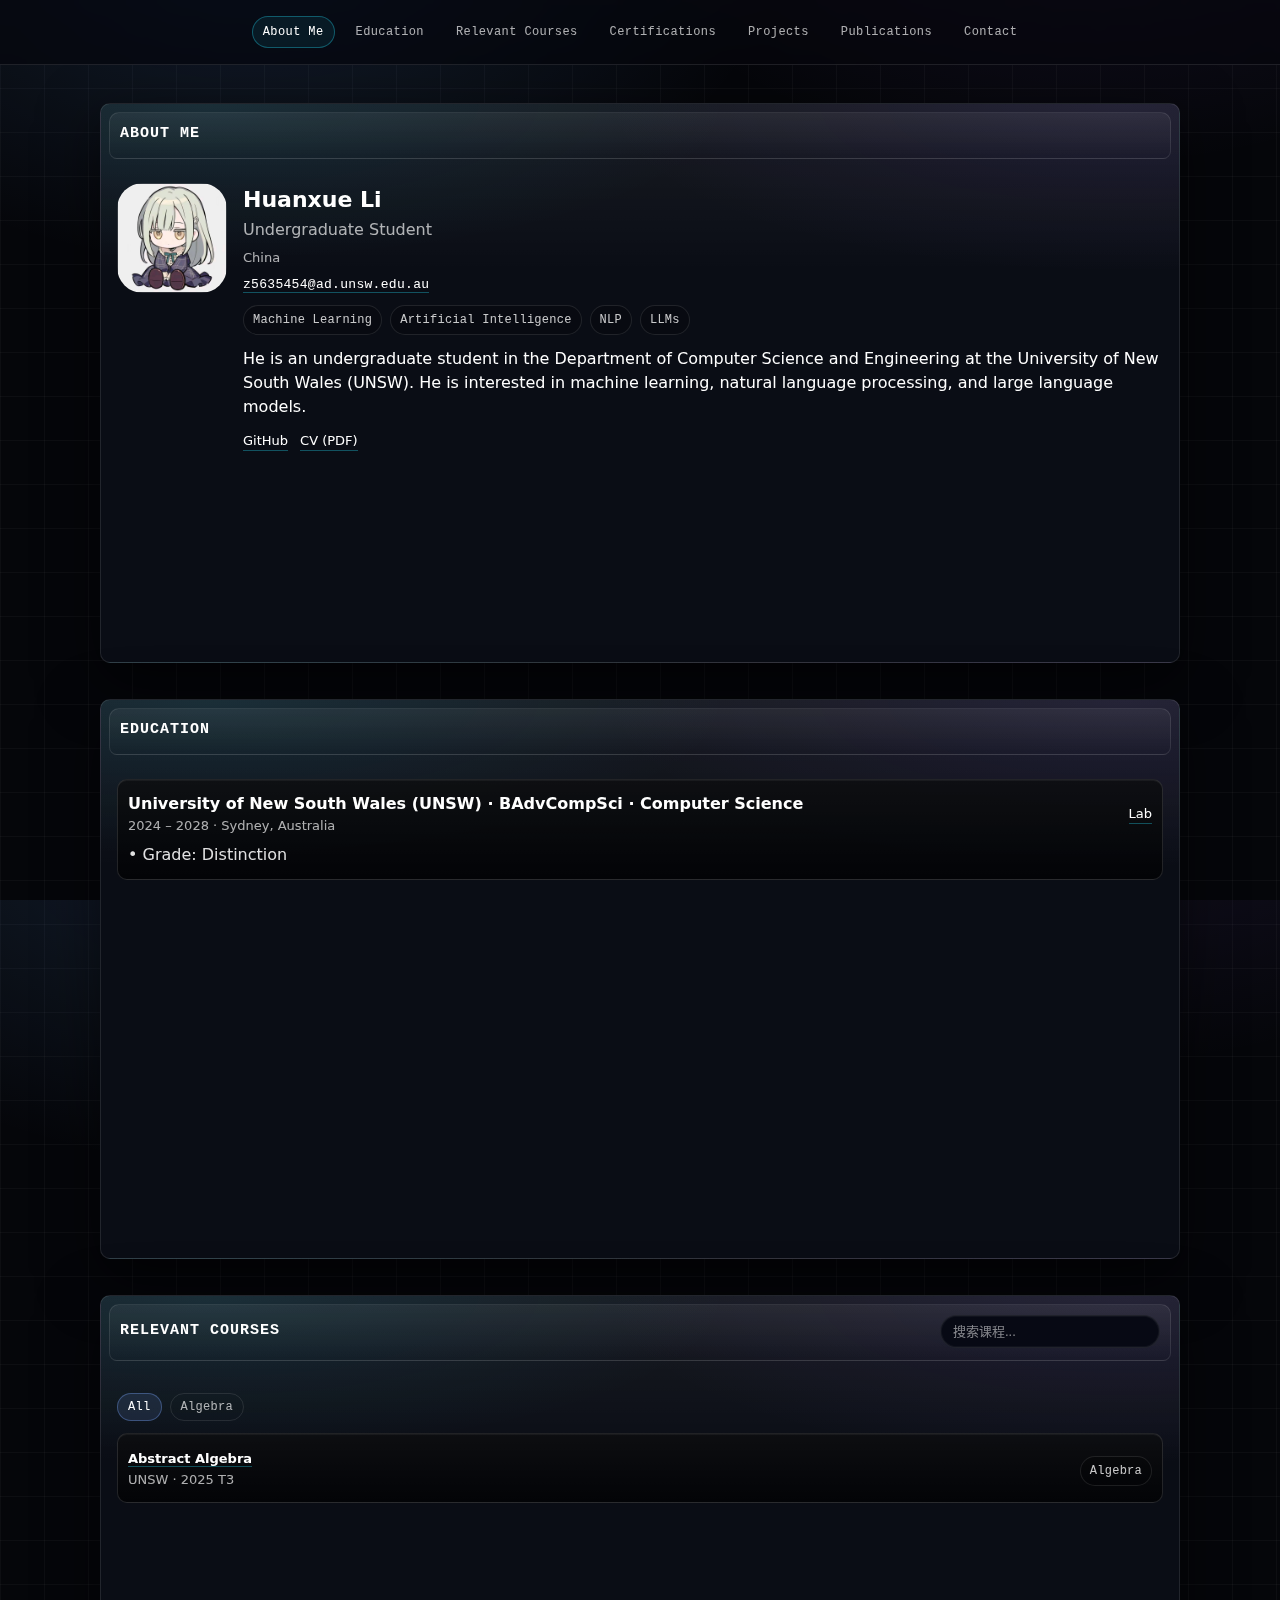
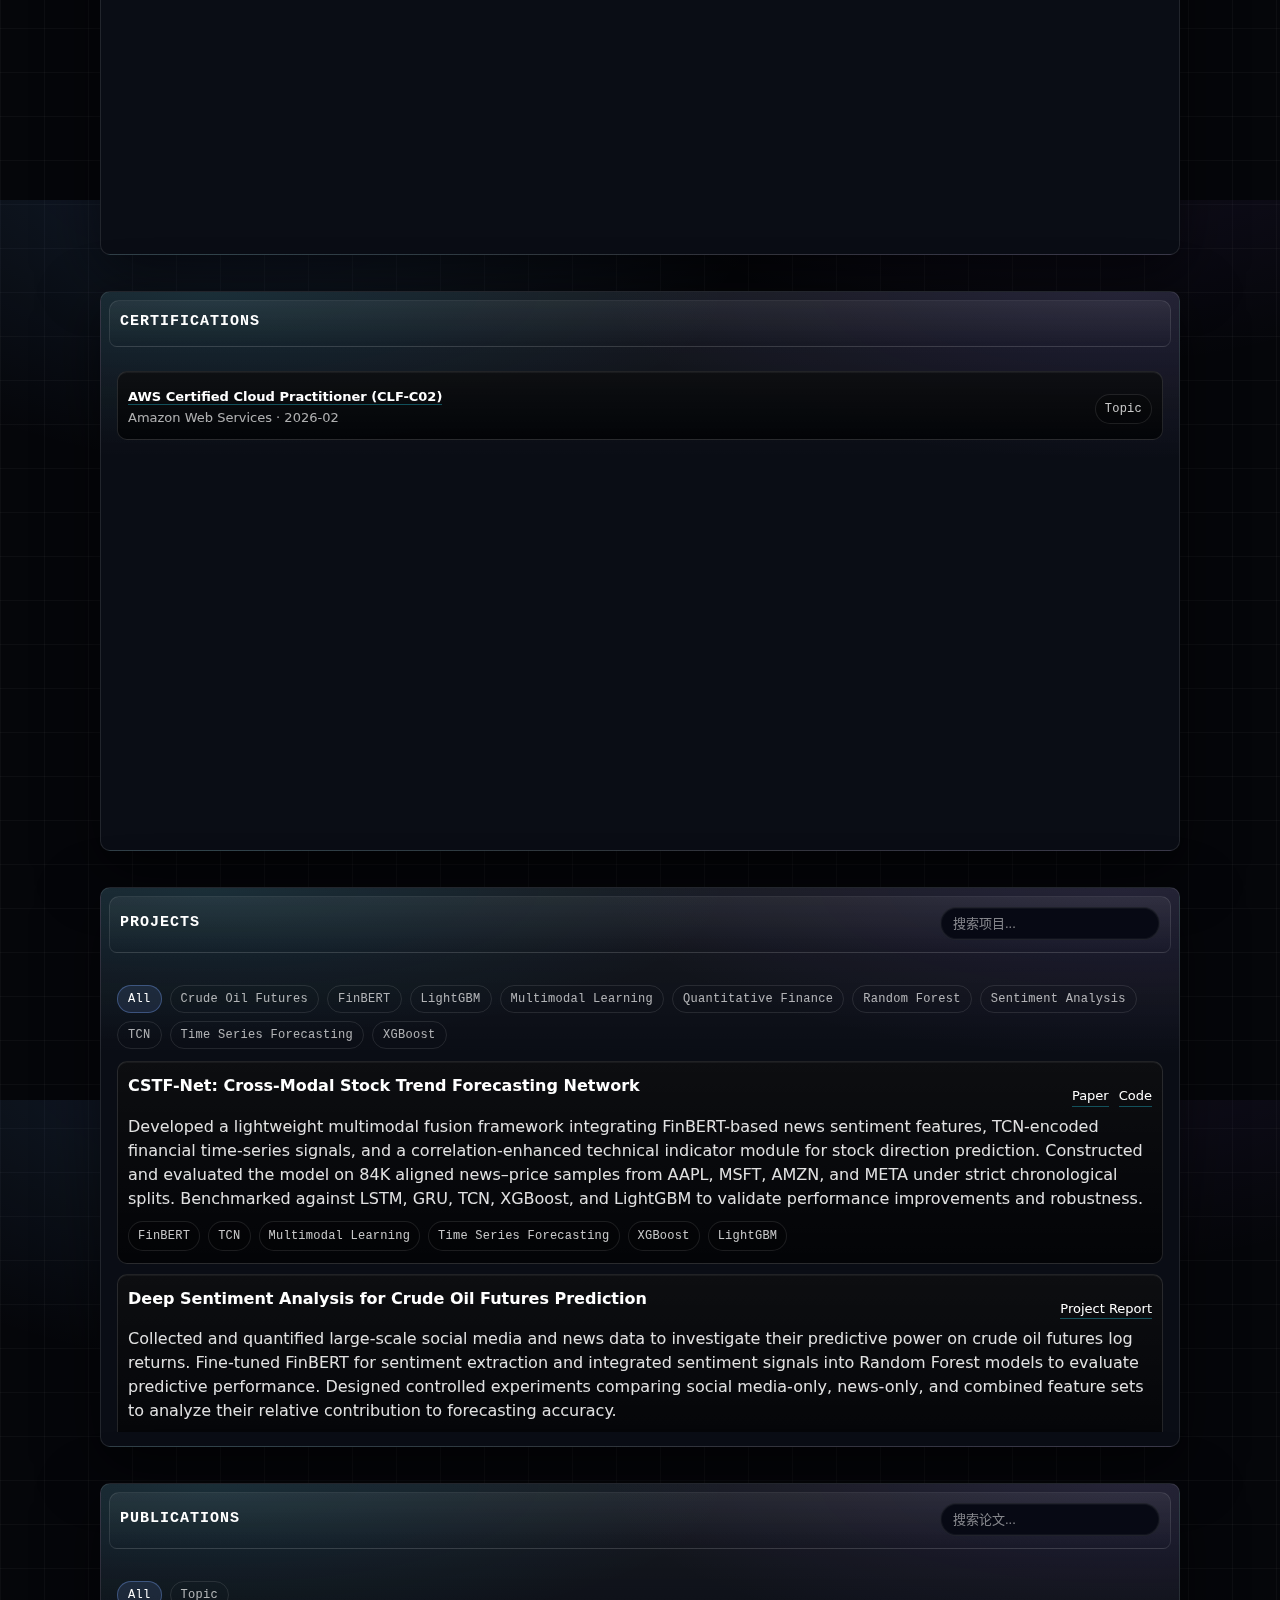
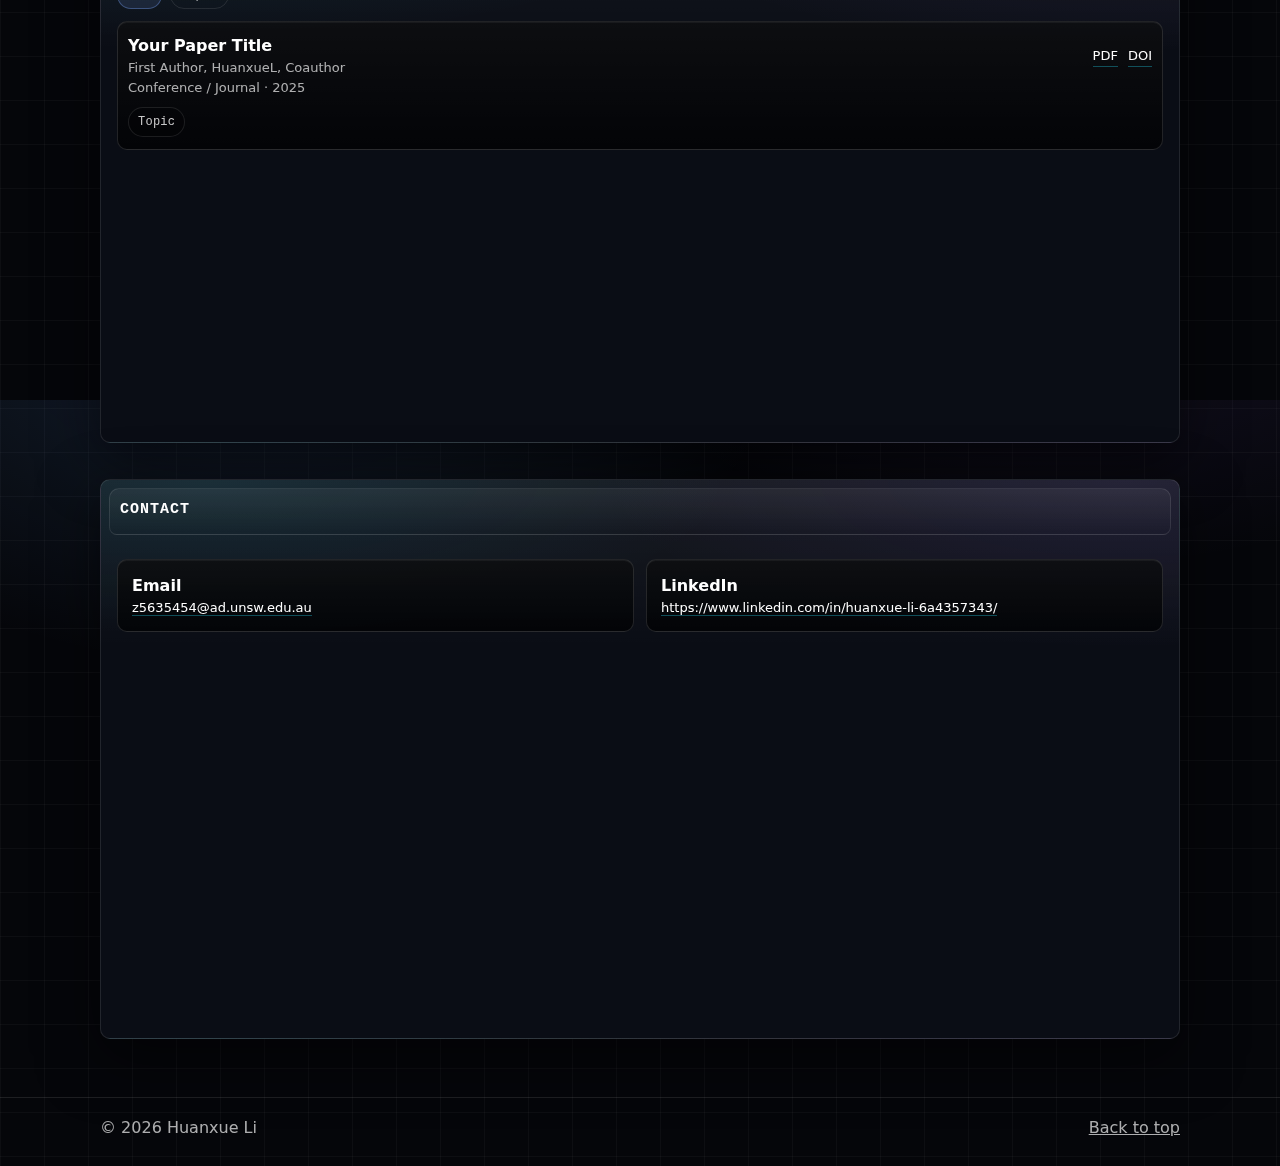
<file: index.html>
<!doctype html>
<html lang="zh-CN">
  <head>
    <meta charset="utf-8" />
    <meta name="viewport" content="width=device-width, initial-scale=1" />
    <title>HuanxueL</title>
    <meta name="description" content="HuanxueL 的个人主页：Education、Projects、Publications、Contact。" />
    <link rel="stylesheet" href="./assets/styles.css" />
  </head>
  <body>
    <a class="skip-link" href="#main">跳到主要内容</a>
    <header class="site-header">
      <div class="container header-bottom">
        <nav class="site-nav" aria-label="主导航">
          <a href="#about">About Me</a>
          <a href="#education">Education</a>
          <a href="#courses">Relevant Courses</a>
          <a href="#certifications">Certifications</a>
          <a href="#projects">Projects</a>
          <a href="#publications">Publications</a>
          <a href="#contact">Contact</a>
        </nav>
      </div>
    </header>

    <main id="main" class="site-main">
      <section id="about" class="section">
        <div class="container">
          <div class="card card-module" data-module="about">
            <div class="module-head">
              <h2>About Me</h2>
            </div>
            <div class="module-body">
              <div class="about-grid">
                <div class="about-avatar" id="avatarSlot" aria-hidden="true"></div>
                <div>
                  <div class="about-name" id="nameSlot">—</div>
                  <div class="about-headline" id="headlineSlot">—</div>
                  <div class="about-location" id="locationSlot">—</div>
                  <div class="about-email" id="emailSlot"></div>
                  <div class="about-tags" id="tagsSlot"></div>
                  <div class="about-summary" id="summarySlot"></div>
                  <div class="about-links" id="quickLinksSlot"></div>
                </div>
              </div>
            </div>
          </div>
        </div>
      </section>

      <section id="education" class="section">
        <div class="container">
          <div class="card card-module" data-module="education">
            <div class="module-head">
              <h2>Education</h2>
            </div>
            <div class="module-body">
              <div class="list list-rows" id="educationList"></div>
            </div>
          </div>
        </div>
      </section>

      <section id="courses" class="section">
        <div class="container">
          <div class="card card-module" data-module="courses">
            <div class="module-head">
              <h2>Relevant Courses</h2>
              <div class="module-tools">
                <input class="input input-sm" id="coursesSearch" type="search" placeholder="搜索课程..." />
              </div>
            </div>
            <div class="module-body">
              <div class="chips" id="coursesChips"></div>
              <div class="list list-rows" id="coursesList"></div>
            </div>
          </div>
        </div>
      </section>

      <section id="certifications" class="section">
        <div class="container">
          <div class="card card-module" data-module="certifications">
            <div class="module-head">
              <h2>Certifications</h2>
            </div>
            <div class="module-body">
              <div class="list list-rows" id="certsList"></div>
            </div>
          </div>
        </div>
      </section>

      <section id="projects" class="section">
        <div class="container">
          <div class="card card-module" data-module="projects">
            <div class="module-head">
              <h2>Projects</h2>
              <div class="module-tools">
                <input class="input input-sm" id="projectsSearch" type="search" placeholder="搜索项目..." />
              </div>
            </div>
            <div class="module-body">
              <div class="chips" id="projectsChips"></div>
              <div class="list list-rows" id="projectsGrid"></div>
            </div>
          </div>
        </div>
      </section>

      <section id="publications" class="section">
        <div class="container">
          <div class="card card-module" data-module="publications">
            <div class="module-head">
              <h2>Publications</h2>
              <div class="module-tools">
                <input class="input input-sm" id="pubsSearch" type="search" placeholder="搜索论文..." />
              </div>
            </div>
            <div class="module-body">
              <div class="chips" id="pubsChips"></div>
              <div class="list list-rows" id="pubsList"></div>
            </div>
          </div>
        </div>
      </section>

      <section id="contact" class="section">
        <div class="container">
          <div class="card card-module" data-module="contact">
            <div class="module-head">
              <h2>Contact</h2>
            </div>
            <div class="module-body">
              <div class="contact-grid" id="contactGrid"></div>
            </div>
          </div>
        </div>
      </section>
    </main>

    <footer class="site-footer">
      <div class="container footer-row">
        <div class="muted" id="footerLeft">© <span id="yearSlot"></span> HuanxueL</div>
        <a class="muted" href="#about">Back to top</a>
      </div>
    </footer>

    <script type="module" src="./assets/main.js"></script>
  </body>
</html>
</file>
<file: assets/styles.css>
:root{
  --bg:#05060a;
  --panel:#0a0d15;
  --panel-2:#070914;
  --text:#ffffff;
  --muted:rgba(255,255,255,.68);
  --border:rgba(255,255,255,.10);
  --shadow:0 18px 60px rgba(0,0,0,.55);
  --accent:#64a7ff;
  --accent-2:#9b6bff;
  --danger:#ff2d55;
  --radius:12px;
  --radius-sm:10px;
  --max:1080px;
  --module-h:560px;
  --glow:linear-gradient(90deg, #ff2d55, #8b5cf6, #22d3ee, #ff2d55);
  --mono:ui-monospace,SFMono-Regular,Menlo,Monaco,Consolas,"Liberation Mono","Courier New",monospace;
  --sans:ui-sans-serif,system-ui,-apple-system,"Segoe UI",Roboto,Helvetica,Arial,"Apple Color Emoji","Segoe UI Emoji";
}

html[data-theme="light"]{
  --bg:#ffffff;
  --panel:#f7f8ff;
  --panel-2:#ffffff;
  --text:#0b1020;
  --muted:#4b556a;
  --border:rgba(20,32,70,.14);
  --shadow:0 10px 30px rgba(12,18,40,.12);
  --accent:#2f66ff;
  --accent-2:#0ea5e9;
  --danger:#e11d48;
}

*{box-sizing:border-box}
html,body{height:100%}
body{
  margin:0;
  font-family:var(--sans);
  background:
    radial-gradient(900px 600px at 20% -10%, rgba(100,167,255,.16), transparent 60%),
    radial-gradient(900px 600px at 85% -20%, rgba(155,107,255,.12), transparent 58%),
    linear-gradient(rgba(255,255,255,.03) 1px, transparent 1px),
    linear-gradient(90deg, rgba(255,255,255,.03) 1px, transparent 1px),
    var(--bg);
  background-size:auto, auto, 44px 44px, 44px 44px, auto;
  background-position:0 0, 0 0, 0 0, 0 0, 0 0;
  color:var(--text);
  line-height:1.5;
}
a{color:inherit}

.container{
  width:min(var(--max), calc(100% - 32px));
  margin:0 auto;
}

.skip-link{
  position:absolute;
  left:-999px;
  top:8px;
  padding:10px 14px;
  background:var(--panel-2);
  border:1px solid var(--border);
  border-radius:12px;
  z-index:1000;
}
.skip-link:focus{left:12px}

.site-header{
  position:sticky;
  top:0;
  z-index:50;
  backdrop-filter:saturate(180%) blur(10px);
  background:rgba(5,6,10,.72);
  border-bottom:1px solid var(--border);
}
html[data-theme="light"] .site-header{background:rgba(255,255,255,.70)}

.header-top{
  display:flex;
  gap:16px;
  align-items:center;
  justify-content:space-between;
  padding:12px 0 10px;
}
.header-bottom{padding:12px 0}
.brand{min-width:190px}
.brand-title{
  font-weight:820;
  letter-spacing:.6px;
  text-transform:uppercase;
  font-family:var(--mono);
}
.brand-email{
  display:block;
  margin-top:4px;
  color:var(--muted);
  font-size:12px;
  text-decoration:none;
  width:fit-content;
  border-bottom:1px solid rgba(255,255,255,.14);
}
.brand-email:hover{border-bottom-color:rgba(34,211,238,.55); color:rgba(255,255,255,.85)}

.header-fields{
  display:flex;
  align-items:flex-end;
  gap:12px;
  flex-wrap:wrap;
  justify-content:flex-end;
}
.field{display:flex; flex-direction:column; gap:6px; min-width:220px}
.field-label{font-family:var(--mono); font-size:11px; color:var(--muted); letter-spacing:.6px; text-transform:uppercase}

.site-nav{
  display:flex;
  flex-wrap:wrap;
  gap:10px;
  justify-content:center;
  padding:4px 0;
}
.site-nav a{
  text-decoration:none;
  padding:6px 10px;
  border-radius:999px;
  border:1px solid transparent;
  color:var(--muted);
  font-size:12px;
  font-family:var(--mono);
  letter-spacing:.4px;
}
.site-nav a:hover{border-color:var(--border); color:var(--text)}
.site-nav a[data-active="true"]{
  color:var(--text);
  border-color:rgba(34,211,238,.35);
  background:rgba(34,211,238,.08);
}

.btn{
  appearance:none;
  border:1px solid var(--border);
  background:var(--panel-2);
  color:var(--text);
  border-radius:999px;
  padding:8px 12px;
  font-size:13px;
  cursor:pointer;
}
.btn:hover{border-color:rgba(122,167,255,.35)}
.btn:active{transform:translateY(1px)}
.btn-ghost{background:transparent}
.btn-sm{padding:7px 10px; font-size:12px}

.input{
  width:220px;
  padding:9px 12px;
  border-radius:999px;
  border:1px solid var(--border);
  background:var(--panel-2);
  color:var(--text);
  outline:none;
  box-shadow:inset 0 0 0 1px rgba(255,255,255,.04);
}
.input-sm{width:220px; padding:8px 12px; font-size:13px}
.input::placeholder{color:color-mix(in srgb, var(--muted) 75%, transparent)}
.input:focus{
  border-color:rgba(34,211,238,.38);
  box-shadow:
    0 0 0 3px rgba(34,211,238,.10),
    0 0 26px rgba(155,107,255,.14),
    inset 0 0 0 1px rgba(255,255,255,.06);
}

.site-main{padding:20px 0 40px}
.section{padding:18px 0}

.card{
  background:linear-gradient(180deg, rgba(255,255,255,.04), transparent 35%), var(--panel);
  border:1px solid var(--border);
  border-radius:var(--radius);
  box-shadow:var(--shadow);
  padding:16px;
}

.card-module{
  position:relative;
  z-index:0;
  height:var(--module-h);
  display:flex;
  flex-direction:column;
  padding:14px;
  border-radius:10px;
  background:
    linear-gradient(180deg, rgba(255,255,255,.06), transparent 30%),
    radial-gradient(800px 240px at 10% 0%, rgba(34,211,238,.10), transparent 65%),
    radial-gradient(800px 260px at 95% 0%, rgba(155,107,255,.09), transparent 65%),
    var(--panel);
}
.card-module::before{
  content:"";
  position:absolute;
  inset:-2px;
  border-radius:12px;
  background:var(--glow);
  background-size:300% 300%;
  filter:blur(10px);
  opacity:0;
  transition:opacity .18s ease;
  z-index:-1;
  animation:rgbGlow 6.5s linear infinite;
}
.card-module::after{
  content:"";
  position:absolute;
  inset:0;
  border-radius:10px;
  padding:1px;
  background:var(--glow);
  background-size:300% 300%;
  opacity:0;
  transition:opacity .18s ease;
  pointer-events:none;
  -webkit-mask:linear-gradient(#000 0 0) content-box, linear-gradient(#000 0 0);
  -webkit-mask-composite:xor;
  mask-composite:exclude;
  animation:rgbGlow 6.5s linear infinite;
}
.card-module:hover::before,
.card-module:hover::after,
.card-module.is-active::before,
.card-module.is-active::after,
.card-module:focus-within::before,
.card-module:focus-within::after{
  opacity:1;
}

.module-head{
  display:flex;
  align-items:center;
  justify-content:space-between;
  gap:12px;
  position:relative;
  z-index:0;
  padding:10px 10px 12px;
  margin:-6px -6px 12px;
  border-radius:10px 10px 8px 8px;
  border:1px solid rgba(255,255,255,.10);
  background:linear-gradient(180deg, rgba(255,255,255,.06), rgba(255,255,255,0));
}
.module-head::before{
  content:"";
  position:absolute;
  inset:-3px;
  border-radius:inherit;
  background:var(--glow);
  background-size:300% 300%;
  filter:blur(12px);
  opacity:0;
  transition:opacity .18s ease;
  z-index:-1;
  animation:rgbGlow 6.5s linear infinite;
}
.module-head::after{
  content:"";
  position:absolute;
  left:0;
  right:0;
  bottom:-1px;
  height:1px;
  background:var(--glow);
  background-size:300% 300%;
  opacity:0;
  transition:opacity .18s ease;
  animation:rgbGlow 6.5s linear infinite;
}
.card-module:hover .module-head::before,
.card-module:hover .module-head::after,
.card-module.is-active .module-head::before,
.card-module.is-active .module-head::after,
.card-module:focus-within .module-head::before,
.card-module:focus-within .module-head::after{
  opacity:1;
}
.module-head h2{
  margin:0;
  font-size:15px;
  font-family:var(--mono);
  text-transform:uppercase;
  letter-spacing:1px;
}
.module-tools{display:flex; gap:10px; align-items:center; flex-wrap:wrap; justify-content:flex-end}
.module-body{
  padding:12px 2px 2px;
  overflow:auto;
  flex:1;
  scrollbar-width:thin;
  scrollbar-color:rgba(255,255,255,.22) transparent;
}
.module-body::-webkit-scrollbar{height:10px; width:10px}
.module-body::-webkit-scrollbar-thumb{background:rgba(255,255,255,.18); border-radius:999px; border:2px solid transparent; background-clip:content-box}
.module-body::-webkit-scrollbar-track{background:transparent}

.muted{color:var(--muted)}
.list{display:flex; flex-direction:column; gap:10px}
.list-rows{gap:0}
.row-item{
  padding:12px 10px;
  border:1px solid rgba(255,255,255,.12);
  border-radius:10px;
  background:linear-gradient(180deg, rgba(255,255,255,.04), rgba(255,255,255,0)), rgba(2,3,6,.88);
  box-shadow:inset 0 1px 0 rgba(255,255,255,.05);
}
.list-rows .row-item + .row-item{margin-top:10px}

.row{
  display:flex;
  gap:12px;
  align-items:flex-start;
  justify-content:space-between;
  flex-wrap:wrap;
}
.item-title{font-weight:650}
.item-meta{color:var(--muted); font-size:13px}
.item-desc{margin-top:8px; color:color-mix(in srgb, var(--text) 88%, transparent)}

.chips{
  display:flex;
  flex-wrap:wrap;
  gap:8px;
  margin:8px 0 12px;
}
.chip{
  font-size:12px;
  padding:6px 10px;
  border-radius:999px;
  border:1px solid var(--border);
  background:transparent;
  color:var(--muted);
  cursor:pointer;
  user-select:none;
  font-family:var(--mono);
  letter-spacing:.3px;
}
.chip[data-active="true"]{
  background:rgba(122,167,255,.12);
  border-color:rgba(122,167,255,.35);
  color:var(--text);
}

.grid{
  display:grid;
  grid-template-columns:repeat(12, 1fr);
  gap:12px;
}
@media (max-width: 820px){
  .input{width:100%}
  .brand{min-width:auto}
  .field{min-width: min(100%, 420px)}
}

.project-title{font-weight:700; margin:0}
.project-sub{color:var(--muted); font-size:13px; margin-top:4px}
.project-tags{display:flex; flex-wrap:wrap; gap:8px; margin-top:10px}
.tag{
  font-size:12px;
  padding:5px 9px;
  border-radius:999px;
  border:1px solid var(--border);
  color:rgba(255,255,255,.78);
  font-family:var(--mono);
  letter-spacing:.25px;
  background:rgba(0,0,0,.18);
}
.project-links{display:flex; flex-wrap:wrap; gap:10px; margin-top:12px}
.link{
  text-decoration:none;
  font-size:13px;
  color:var(--text);
  border-bottom:1px solid rgba(34,211,238,.35);
}
.link:hover{border-bottom-color:rgba(255,45,85,.85)}

.about-grid{
  display:grid;
  grid-template-columns:110px 1fr;
  gap:16px;
  align-items:flex-start;
}
@media (max-width: 620px){
  .about-grid{grid-template-columns:1fr}
}
.about-avatar{
  width:110px;
  height:110px;
  border-radius:26px;
  background:linear-gradient(135deg, rgba(255,45,85,.22), rgba(34,211,238,.18));
  border:1px solid rgba(255,255,255,.14);
  background-size:cover;
  background-position:center;
  background-repeat:no-repeat;
}
.about-name{font-size:22px; font-weight:780}
.about-headline{color:var(--muted); margin-top:2px}
.about-location{color:var(--muted); margin-top:6px; font-size:13px}
.about-email{margin-top:8px; font-family:var(--mono); font-size:12px; letter-spacing:.3px}
.about-tags{display:flex; flex-wrap:wrap; gap:8px; margin-top:10px}
.about-summary{margin-top:12px}
.about-links{display:flex; flex-wrap:wrap; gap:12px; margin-top:12px}
.toggle input{accent-color:var(--accent)}
.toggle-sm{padding:5px 9px; font-size:12px}

.contact-grid{
  display:grid;
  grid-template-columns:repeat(12, 1fr);
  gap:12px;
}
.contact-item{
  grid-column:span 6;
  padding:14px;
  border:1px solid rgba(255,255,255,.12);
  border-radius:var(--radius-sm);
  background:linear-gradient(180deg, rgba(255,255,255,.04), rgba(255,255,255,0)), rgba(2,3,6,.88);
  box-shadow:inset 0 1px 0 rgba(255,255,255,.05);
}
@media (max-width: 760px){
  .contact-item{grid-column:span 12}
}

.site-footer{
  border-top:1px solid var(--border);
  padding:18px 0 26px;
}
.footer-row{display:flex; align-items:center; justify-content:space-between; gap:12px; flex-wrap:wrap}

@keyframes rgbGlow{
  0%{background-position:0% 50%}
  50%{background-position:100% 50%}
  100%{background-position:0% 50%}
}

@media (prefers-reduced-motion: reduce){
  *{scroll-behavior:auto !important; transition:none !important; animation:none !important}
}
</file>
